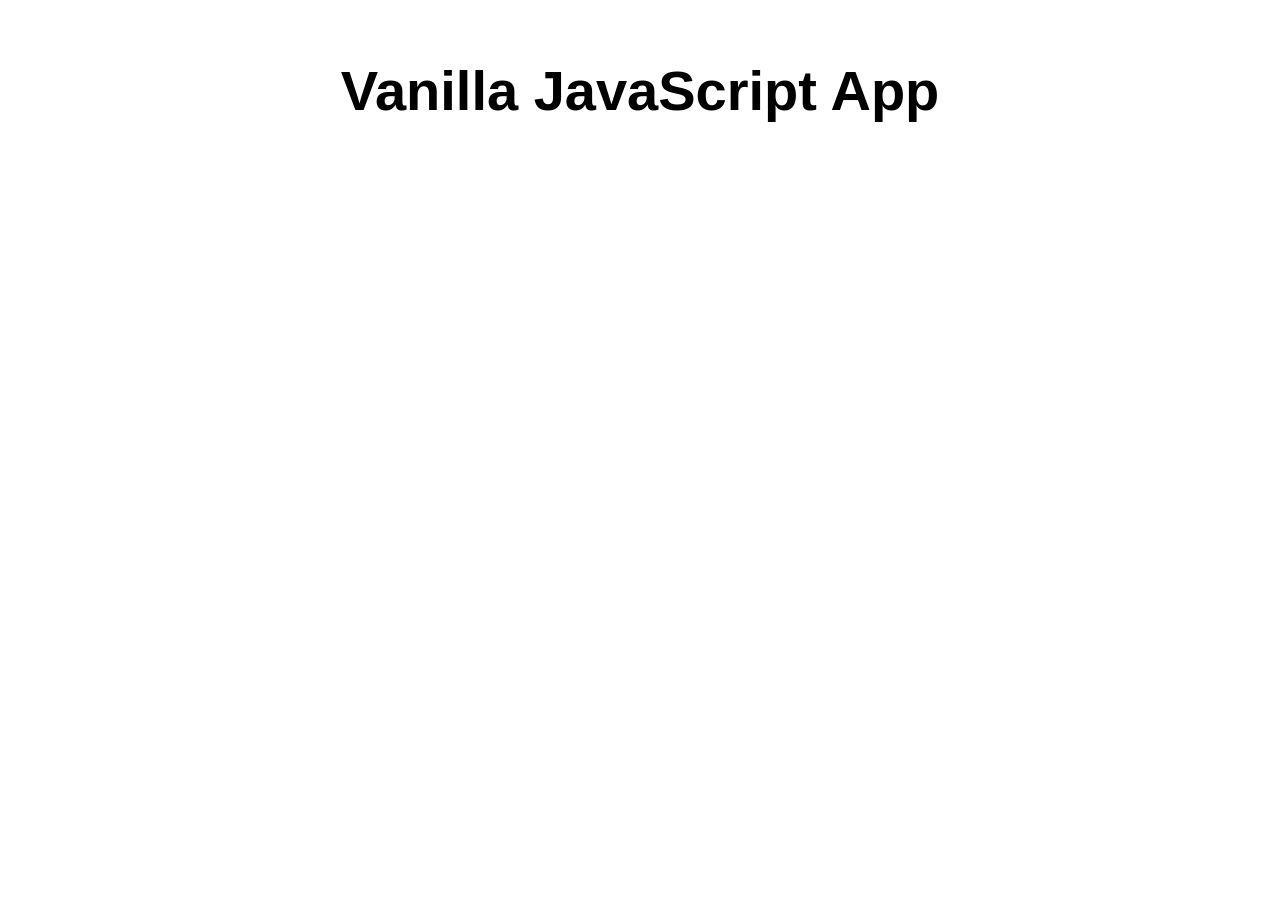
<file: src/index.html>
<!DOCTYPE html>
<html lang="en">

<head>
  <meta charset="UTF-8">
  <meta name="viewport" content="width=device-width, initial-scale=1.0">
  <link rel="stylesheet" href="styles.css">
  <title>Vanilla JavaScript App</title>
</head>

<body>
  <main>
    <h1>Vanilla JavaScript App</h1>
  </main>
</body>

</html>
</file>
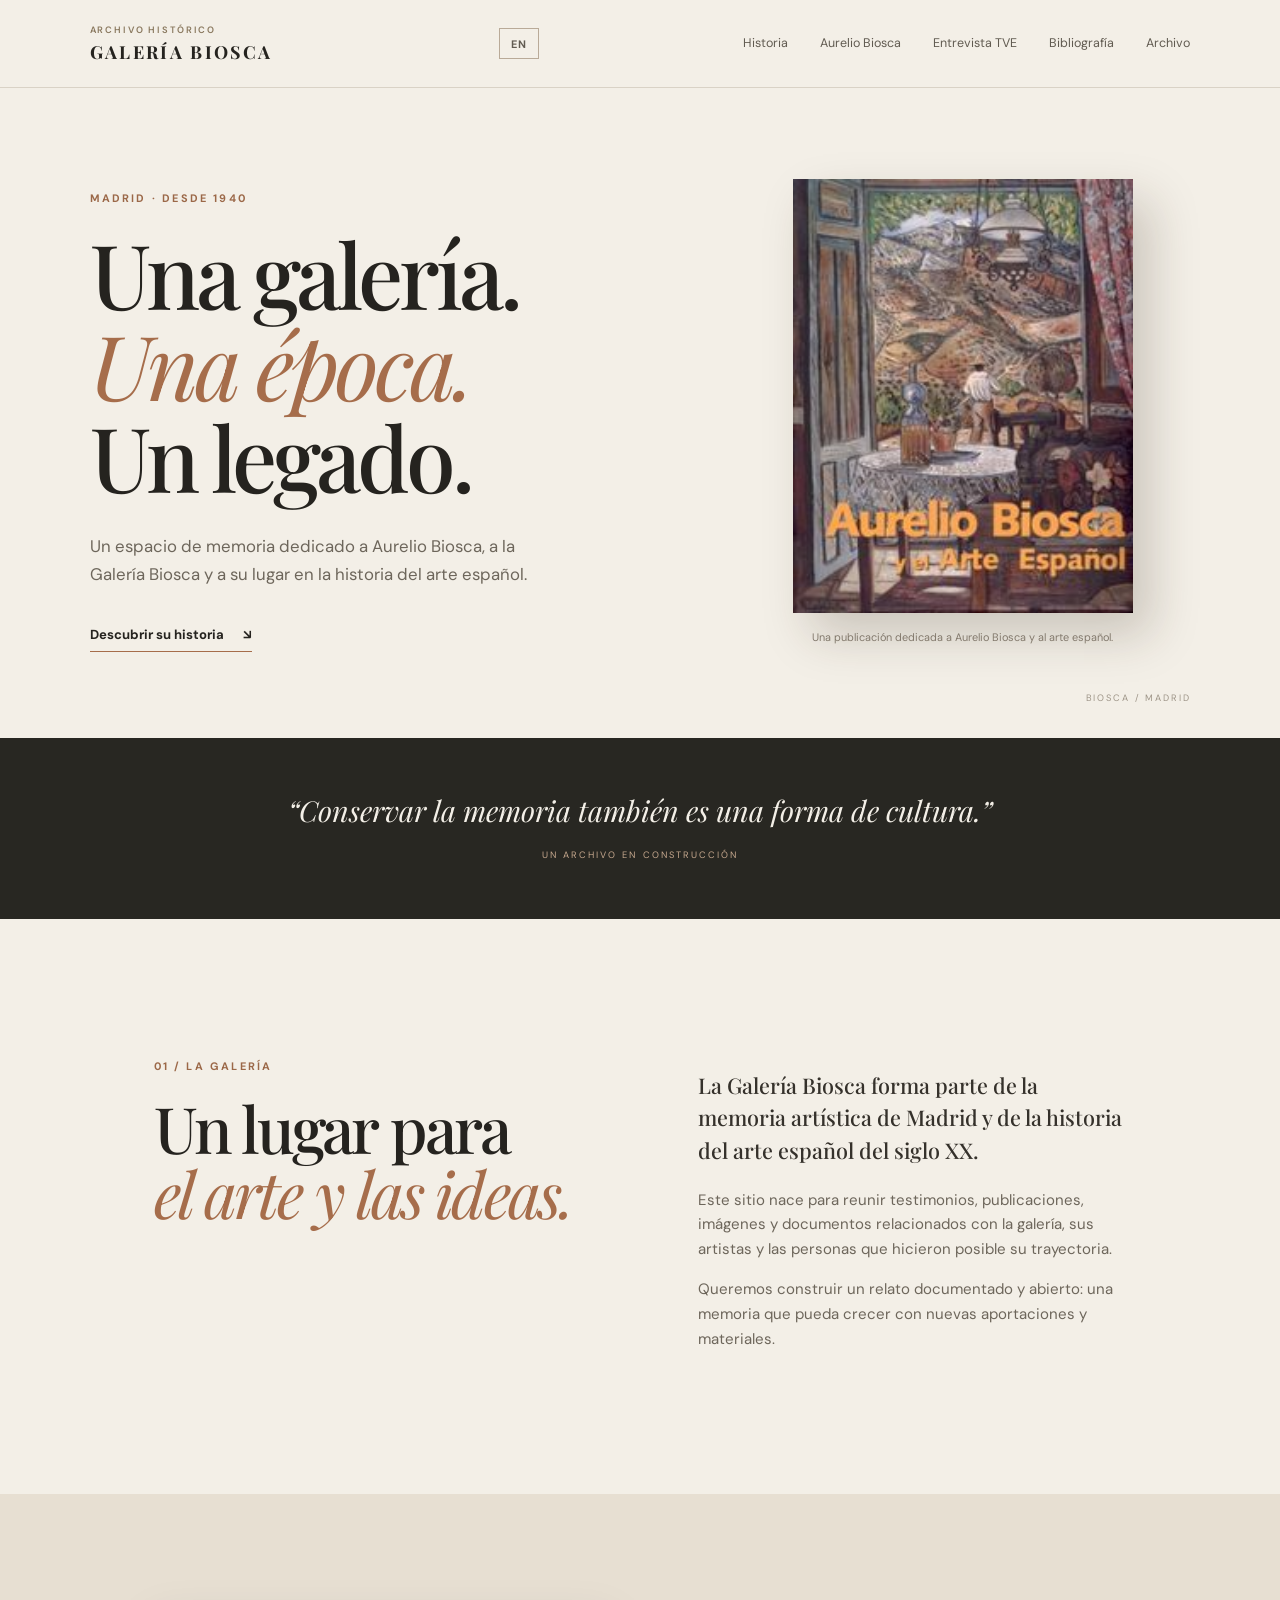
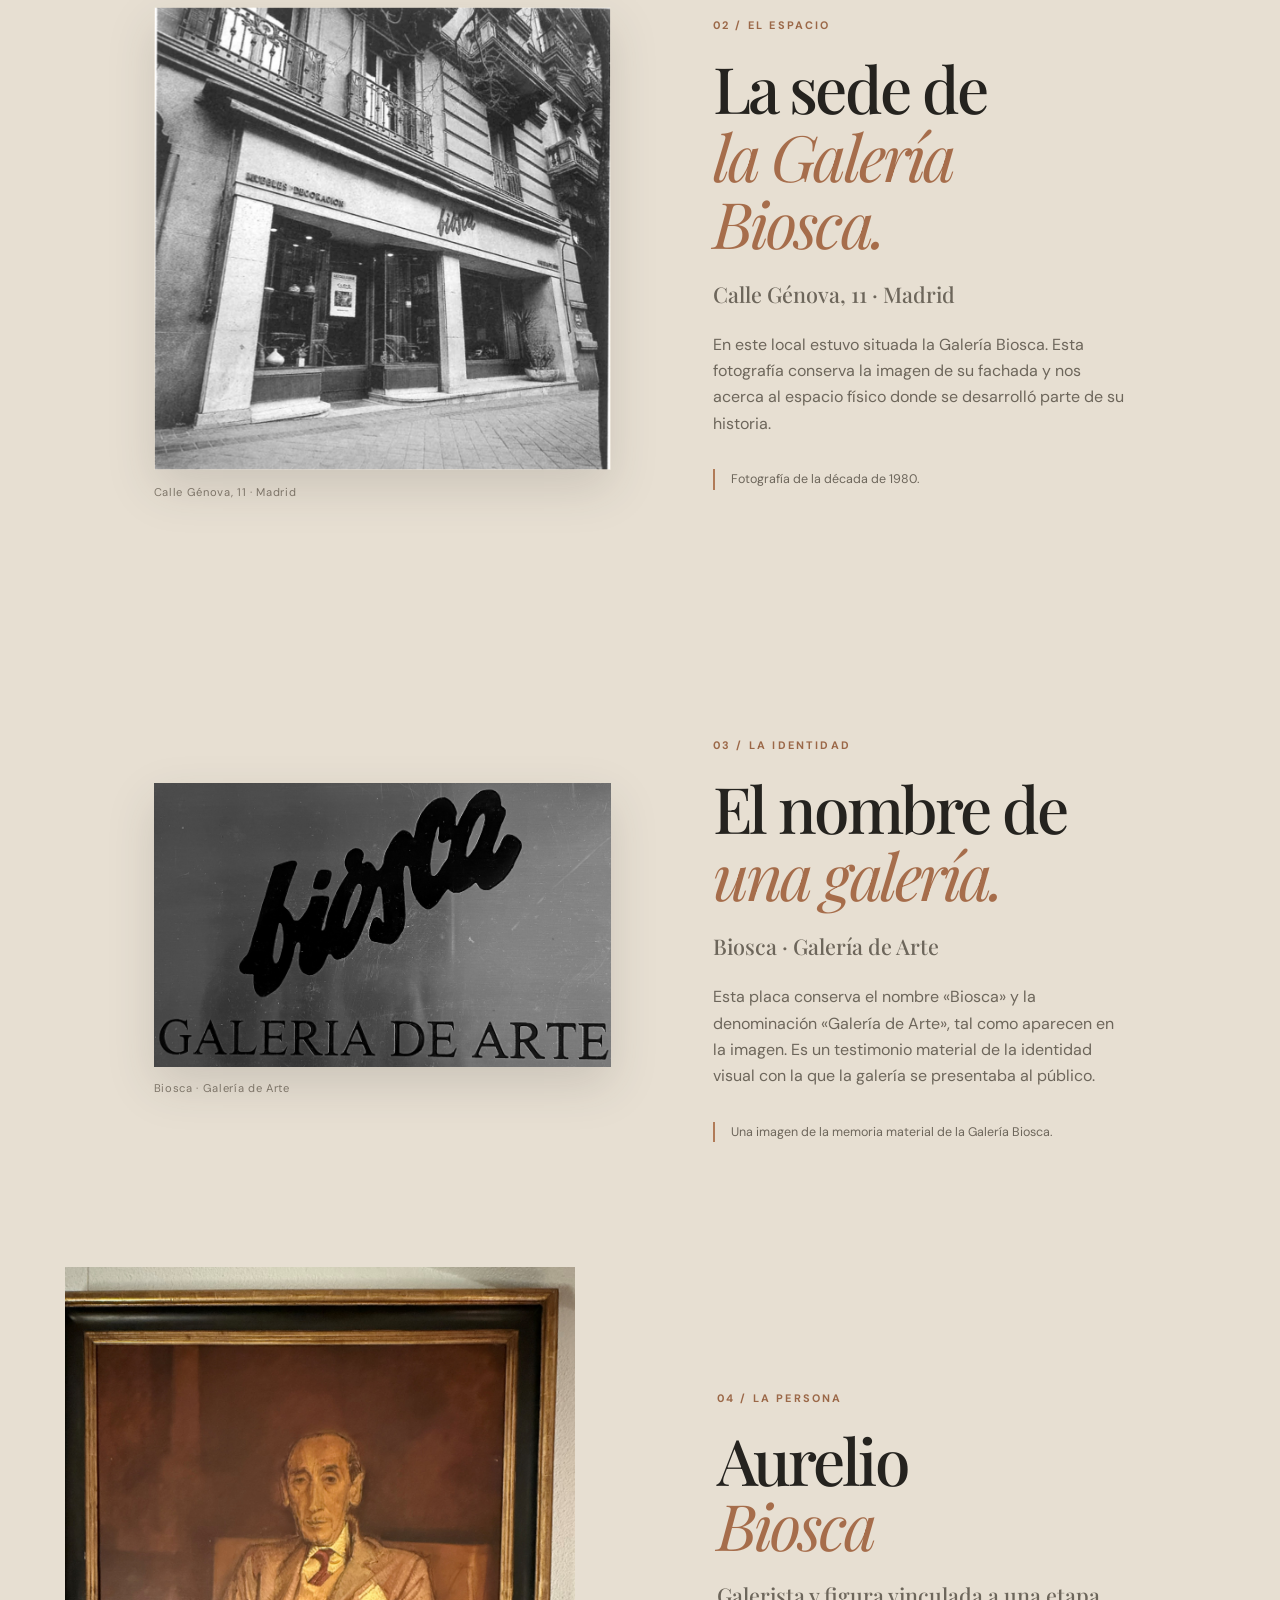
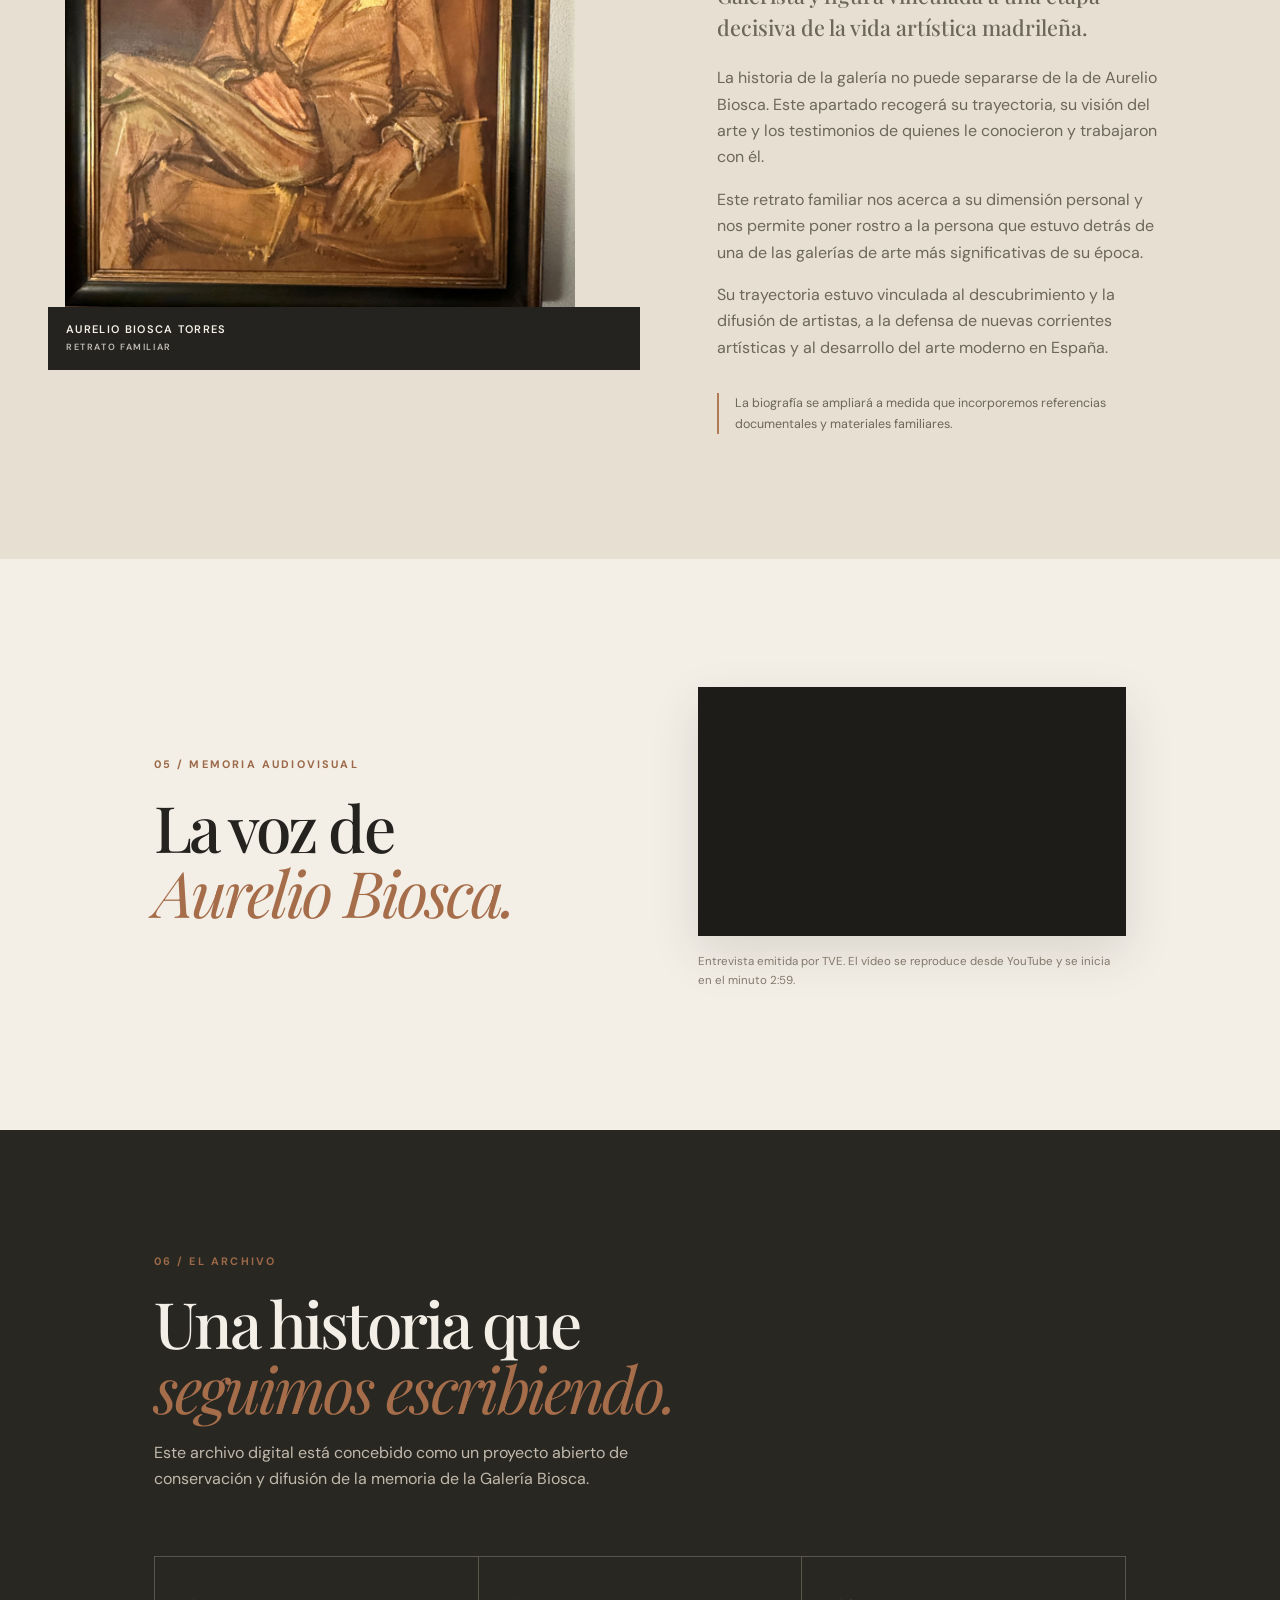
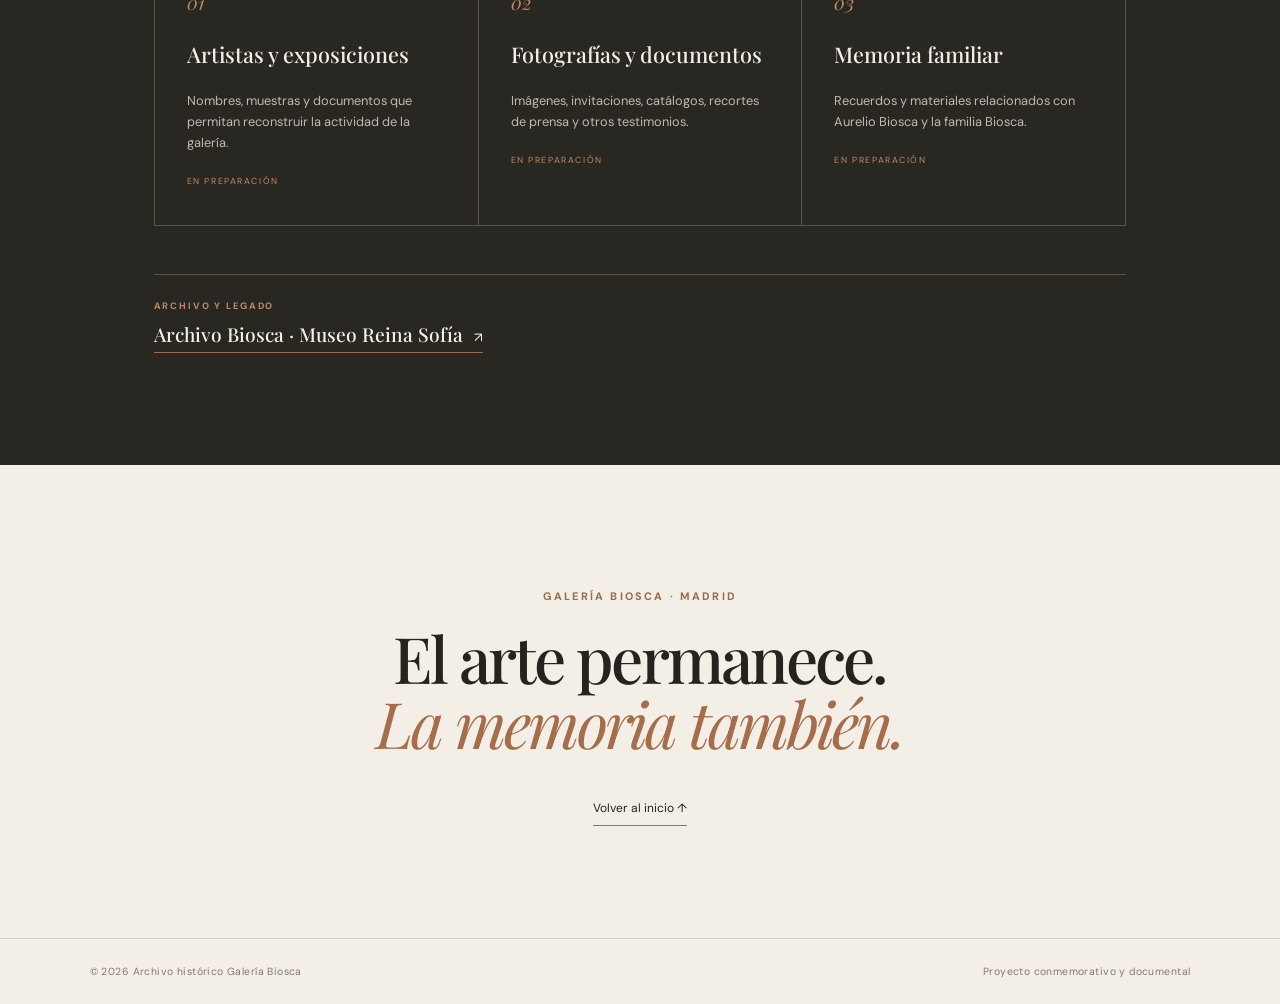
<file: src/src/index.html>
<!doctype html>
<html lang="es">
<head>
  <meta charset="utf-8">
  <meta name="viewport" content="width=device-width, initial-scale=1">
  <meta name="description" content="Un homenaje a Aurelio Biosca y a la historia de la Galería Biosca de Madrid. Archivo histórico, memoria familiar y entrevista de TVE.">
  <meta name="theme-color" content="#f3efe7">

  <title>Galería Biosca — Memoria de una galería de arte</title>

  <link rel="icon" href="assets/favicon.ico" sizes="any">
  <link rel="icon" type="image/png" sizes="32x32" href="assets/favicon-32.png">
  <link rel="icon" type="image/png" sizes="512x512" href="assets/favicon-512.png">
  <link rel="apple-touch-icon" href="assets/apple-touch-icon.png">

  <link rel="preconnect" href="https://fonts.googleapis.com">
  <link rel="preconnect" href="https://fonts.gstatic.com" crossorigin>
  <link href="https://fonts.googleapis.com/css2?family=DM+Sans:wght@400;500;600;700&family=Playfair+Display:wght@400;500;600;700&display=swap" rel="stylesheet">

  <link rel="stylesheet" href="styles.css">

  <style>
    /* Retrato de Aurelio Biosca */
    .aurelio-image {
      position: relative;
      overflow: hidden;
      background: transparent;
      min-height: 0;
      padding: 0;
    }

    .aurelio-portrait {
      display: block;
      width: 100%;
      height: auto;
      max-height: 680px;
      object-fit: contain;
      object-position: center;
    }

    .aurelio-image .image-caption {
      position: relative;
      padding: 14px 18px;
      background: #25231f;
      color: #f3efe7;
      font-family: "DM Sans", sans-serif;
      font-size: 11px;
      letter-spacing: .12em;
      line-height: 1.6;
    }

    .aurelio-image .image-caption span {
      font-size: 9px;
      letter-spacing: .18em;
      opacity: .75;
    }
  </style>
</head>

<body>
  <a class="skip-link" href="#contenido">Saltar al contenido</a>

  <header class="site-header">
    <a class="wordmark" href="#inicio" aria-label="Galería Biosca, inicio">
      <span class="wordmark-small">ARCHIVO HISTÓRICO</span>
      <span>GALERÍA BIOSCA</span>
    </a>

    <button class="menu-toggle" aria-label="Abrir menú" aria-expanded="false">☰</button>
    <button class="language-toggle" type="button" aria-label="Switch to English">EN</button>

    <nav class="main-nav" aria-label="Navegación principal">
      <a href="#historia">Historia</a>
      <a href="#aurelio">Aurelio Biosca</a>
      <a href="#entrevista">Entrevista TVE</a>
      <a href="bibliografia.html">Bibliografía</a>
      <a href="#archivo">Archivo</a>
    </nav>
  </header>

  <main id="contenido">

    <section class="hero" id="inicio">
      <div class="hero-copy">
        <p class="eyebrow">Madrid · Desde 1940</p>
        <h1>Una galería.<br><em>Una época.</em><br>Un legado.</h1>
        <p class="hero-intro">Un espacio de memoria dedicado a Aurelio Biosca, a la Galería Biosca y a su lugar en la historia del arte español.</p>
        <a class="text-link" href="#historia">Descubrir su historia <span aria-hidden="true">↘</span></a>
      </div>

      <figure class="book-cover">
        <img src="assets/portada-aurelio-biosca.jpg" alt="Portada del libro Aurelio Biosca y el Arte Español">
        <figcaption>Una publicación dedicada a Aurelio Biosca y al arte español.</figcaption>
      </figure>

      <div class="hero-index" aria-hidden="true">BIOSCA / MADRID</div>
    </section>

    <section class="intro-band">
      <p>“Conservar la memoria también es una forma de cultura.”</p>
      <span>UN ARCHIVO EN CONSTRUCCIÓN</span>
    </section>

    <section class="section history-section" id="historia">
      <div class="section-heading">
        <p class="eyebrow">01 / La galería</p>
        <h2>Un lugar para<br><em>el arte y las ideas.</em></h2>
      </div>

      <div class="section-body">
        <p class="lead">La Galería Biosca forma parte de la memoria artística de Madrid y de la historia del arte español del siglo XX.</p>
        <p>Este sitio nace para reunir testimonios, publicaciones, imágenes y documentos relacionados con la galería, sus artistas y las personas que hicieron posible su trayectoria.</p>
        <p>Queremos construir un relato documentado y abierto: una memoria que pueda crecer con nuevas aportaciones y materiales.</p>
      </div>
    </section>

    <section class="location-section" id="sede">
      <div class="location-photo">
        <img src="assets/galeria-genova-11.png" alt="Fotografía histórica de la fachada del local de la Galería Biosca en la calle Génova, 11, Madrid">
        <p class="location-caption">Calle Génova, 11 · Madrid</p>
      </div>

      <div class="location-copy">
        <p class="eyebrow">02 / El espacio</p>
        <h2>La sede de<br><em>la Galería Biosca.</em></h2>
        <p class="lead">Calle Génova, 11 · Madrid</p>
        <p>En este local estuvo situada la Galería Biosca. Esta fotografía conserva la imagen de su fachada y nos acerca al espacio físico donde se desarrolló parte de su historia.</p>
        <p class="note">Fotografía de la década de 1980.</p>
      </div>
    </section>

    <section class="location-section identity-section" id="identidad">
      <div class="location-photo identity-photo">
        <img src="assets/placa-galeria-biosca.jpg" alt="Placa con el nombre Biosca y la inscripción Galería de Arte">
        <p class="location-caption identity-caption">Biosca · Galería de Arte</p>
      </div>

      <div class="location-copy identity-copy">
        <p class="eyebrow">03 / La identidad</p>
        <h2>El nombre de<br><em>una galería.</em></h2>
        <p class="lead">Biosca · Galería de Arte</p>
        <p>Esta placa conserva el nombre «Biosca» y la denominación «Galería de Arte», tal como aparecen en la imagen. Es un testimonio material de la identidad visual con la que la galería se presentaba al público.</p>
        <p class="note">Una imagen de la memoria material de la Galería Biosca.</p>
      </div>
    </section>

    <section class="aurelio-section" id="aurelio">

      <div class="aurelio-image">
        <img
          class="aurelio-portrait"
          src="assets/retrato.jpg"
          alt="Retrato pictórico de Aurelio Biosca Torres"
          loading="lazy">

        <div class="image-caption">
          AURELIO BIOSCA TORRES<br>
          <span>RETRATO FAMILIAR</span>
        </div>
      </div>

      <div class="aurelio-copy">
        <p class="eyebrow">04 / La persona</p>
        <h2>Aurelio<br><em>Biosca</em></h2>

        <p class="lead">El hombre detrás de la Galería Biosca.</p>

        <p>Aurelio Biosca Torres fue una figura fundamental en la historia de la Galería Biosca y en la evolución de la vida artística madrileña del siglo XX.</p>

        <p>Este retrato familiar nos acerca a su dimensión personal y nos permite poner rostro a la persona que estuvo detrás de una de las galerías de arte más significativas de su época.</p>

        <p>Su trayectoria estuvo vinculada al descubrimiento y la difusión de artistas, a la defensa de nuevas corrientes artísticas y al desarrollo del arte moderno en España.</p>

        <p class="note">Un recuerdo familiar que forma parte de la memoria de la Galería Biosca.</p>
      </div>

    </section>

    <section class="section video-section" id="entrevista">
      <div class="section-heading">
        <p class="eyebrow">05 / Memoria audiovisual</p>
        <h2>La voz de<br><em>Aurelio Biosca.</em></h2>
      </div>

      <div class="video-content">
        <div class="video-frame">
          <iframe
            src="https://www.youtube-nocookie.com/embed/jmUISKl3VEo?start=179"
            title="Entrevista a Aurelio Biosca en TVE"
            loading="lazy"
            referrerpolicy="strict-origin-when-cross-origin"
            allow="accelerometer; autoplay; clipboard-write; encrypted-media; gyroscope; picture-in-picture; web-share"
            allowfullscreen>
          </iframe>
        </div>

        <p class="video-caption">Entrevista emitida por TVE. El vídeo se reproduce desde YouTube y se inicia en el minuto 2:59.</p>
      </div>
    </section>

    <section class="archive-section" id="archivo">
      <div class="archive-top">
        <p class="eyebrow">06 / El archivo</p>
        <h2>Una historia que<br><em>seguimos escribiendo.</em></h2>
        <p>Este archivo digital está concebido como un proyecto abierto de conservación y difusión de la memoria de la Galería Biosca.</p>
      </div>

      <div class="archive-grid">
        <article>
          <span>01</span>
          <h3>Artistas y exposiciones</h3>
          <p>Nombres, muestras y documentos que permitan reconstruir la actividad de la galería.</p>
          <small>EN PREPARACIÓN</small>
        </article>

        <article>
          <span>02</span>
          <h3>Fotografías y documentos</h3>
          <p>Imágenes, invitaciones, catálogos, recortes de prensa y otros testimonios.</p>
          <small>EN PREPARACIÓN</small>
        </article>

        <article>
          <span>03</span>
          <h3>Memoria familiar</h3>
          <p>Recuerdos y materiales relacionados con Aurelio Biosca y la familia Biosca.</p>
          <small>EN PREPARACIÓN</small>
        </article>
      </div>

      <div class="museum-link">
        <span class="museum-kicker">ARCHIVO Y LEGADO</span>
        <a class="museum-link-anchor" href="https://www.museoreinasofia.es/biblioteca/colecciones/archivos/archivo-biosca/" target="_blank" rel="noopener noreferrer">Archivo Biosca · Museo Reina Sofía <span aria-hidden="true">↗</span></a>
      </div>
    </section>

    <section class="closing">
      <p class="eyebrow">Galería Biosca · Madrid</p>
      <h2>El arte permanece.<br><em>La memoria también.</em></h2>
      <a href="#inicio" class="back-top">Volver al inicio ↑</a>
    </section>

  </main>

  <footer class="site-footer">
    <span>© <span id="year"></span> Archivo histórico Galería Biosca</span>
    <span>Proyecto conmemorativo y documental</span>
  </footer>

  <script src="js/main.js"></script>
</body>
</html>
</file>
<file: src/styles.css>
* {
  font-family: Arial, Helvetica, sans-serif;
}

html, body {
  margin: 0;
  border: 0;
  padding: 0;
  background-color: #fff;
}

main {
  margin: auto;
  width: 50%;
  padding: 20px;
}

main > h1 {
  text-align: center;
  font-size: 3.5em;
}
</file>
<file: src/src/styles.css>
*{box-sizing:border-box}html{scroll-behavior:smooth}body{margin:0;background:#f3efe7;color:#25231f;font-family:"DM Sans",Arial,sans-serif;line-height:1.65}a{color:inherit}.skip-link{position:absolute;left:-9999px}.skip-link:focus{left:1rem;top:1rem;background:#fff;padding:.7rem;z-index:20}.site-header{height:88px;padding:0 7vw;display:flex;align-items:center;justify-content:space-between;border-bottom:1px solid #d9d2c6;background:#f3efe7;position:sticky;top:0;z-index:10}.wordmark{text-decoration:none;display:flex;flex-direction:column;font-family:"Playfair Display",serif;font-size:1.12rem;letter-spacing:.13em;font-weight:700;line-height:1.2}.wordmark-small{font:600 .58rem "DM Sans",sans-serif;letter-spacing:.2em;color:#89785e;margin-bottom:5px}.main-nav{display:flex;gap:2rem}.main-nav a{text-decoration:none;font-size:.78rem;color:#615b51}.main-nav a:hover,.text-link:hover{color:#a65d35}.menu-toggle{display:none;border:0;background:none;font-size:1.5rem}.hero{min-height:650px;padding:7vw;display:grid;grid-template-columns:1.1fr .9fr;gap:7vw;align-items:center;position:relative;overflow:hidden}.hero-copy{max-width:620px}.eyebrow{font-size:.68rem;letter-spacing:.2em;text-transform:uppercase;color:#9b6848;font-weight:700}.hero h1,.section h2,.aurelio-copy h2,.archive-top h2,.closing h2{font:500 clamp(3.3rem,7vw,6.5rem)/1.02 "Playfair Display",serif;letter-spacing:-.045em;margin:1.2rem 0}.hero h1 em,.section h2 em,.aurelio-copy h2 em,.archive-top h2 em,.closing h2 em{font-weight:400;color:#a66d4b}.hero-intro{font-size:1.05rem;color:#6d665b;max-width:480px;margin:2rem 0}.text-link{font-size:.82rem;text-decoration:none;border-bottom:1px solid #a66d4b;padding-bottom:.55rem;font-weight:700}.text-link span{padding-left:1rem}.book-cover{margin:0;justify-self:center;width:min(340px,80%);text-align:center}.book-cover img{display:block;width:100%;height:auto;max-height:475px;object-fit:contain;box-shadow:18px 22px 45px #33271935}.book-cover figcaption{font-size:.68rem;color:#82796c;margin-top:1rem}.hero-index{position:absolute;right:7vw;bottom:2rem;font-size:.58rem;letter-spacing:.2em;color:#9d9487}.intro-band{background:#282722;color:#f3efe7;text-align:center;padding:3.3rem 1rem}.intro-band p{font:italic 1.8rem "Playfair Display",serif;margin:0 0 .7rem}.intro-band span{font-size:.58rem;letter-spacing:.22em;color:#c6a88e}.section{padding:8rem 12vw;display:grid;grid-template-columns:1fr 1fr;gap:9vw}.section h2,.aurelio-copy h2,.archive-top h2{font-size:clamp(3rem,5vw,5rem)}.section-body{align-self:center;max-width:540px;color:#6d665b;font-size:.94rem}.lead{font:500 1.35rem/1.5 "Playfair Display",serif;color:#35312b}.aurelio-section{background:#e7dfd2;display:grid;grid-template-columns:1fr 1fr;min-height:600px}.aurelio-image{min-height:600px;background:linear-gradient(0deg,#191713a8,#19171300 55%),url("assets/portada-aurelio-biosca.jpg") center 42%/cover no-repeat;position:relative}.image-caption{position:absolute;bottom:2.5rem;left:3rem;color:#fff;font:600 1.2rem "Playfair Display",serif;letter-spacing:.08em}.image-caption span{font-size:.65rem;letter-spacing:.2em}.aurelio-copy{padding:7rem 9vw 7rem 6vw;align-self:center}.aurelio-copy p:not(.eyebrow){color:#6d665b}.note{font-size:.78rem;border-left:2px solid #b17b58;padding-left:1rem;margin-top:2rem}.video-section{align-items:center}.video-content{align-self:center}.video-frame{aspect-ratio:16/9;background:#1d1c19;box-shadow:0 18px 45px #33271920}.video-frame iframe{width:100%;height:100%;border:0}.video-caption{font-size:.72rem;color:#82796c;margin-top:1rem}.archive-section{background:#282722;color:#f3efe7;padding:7rem 12vw}.archive-top{max-width:720px}.archive-top h2{font-size:clamp(3rem,5vw,5rem)}.archive-top>p:last-child{max-width:570px;color:#c2b9ac}.archive-grid{display:grid;grid-template-columns:repeat(3,1fr);gap:1px;background:#5a554b;margin-top:4rem;border:1px solid #5a554b}.archive-grid article{background:#282722;padding:2rem;min-height:245px}.archive-grid article>span{font:italic 1.2rem "Playfair Display",serif;color:#c08a65}.archive-grid h3{font:500 1.35rem "Playfair Display",serif}.archive-grid p{font-size:.8rem;color:#c2b9ac}.archive-grid small{font-size:.55rem;letter-spacing:.18em;color:#c08a65}.closing{text-align:center;padding:7rem 1rem}.closing h2{font-size:clamp(2.8rem,5vw,5rem)}.back-top{display:inline-block;margin-top:1.5rem;text-decoration:none;font-size:.75rem;border-bottom:1px solid #a66d4b;padding-bottom:.4rem}.site-footer{border-top:1px solid #d9d2c6;padding:1.5rem 7vw;display:flex;justify-content:space-between;gap:1rem;color:#82796c;font-size:.65rem;letter-spacing:.04em}
@media(max-width:760px){.site-header{height:72px;padding:0 6vw}.menu-toggle{display:block}.main-nav{display:none;position:absolute;top:72px;left:0;right:0;background:#f3efe7;padding:1.2rem 6vw 1.6rem;flex-direction:column;gap:1rem;border-bottom:1px solid #d9d2c6}.main-nav.open{display:flex}.hero{padding:5rem 7vw 5.5rem;grid-template-columns:1fr;gap:3rem;min-height:auto}.hero h1{font-size:4rem}.book-cover{width:min(270px,75%)}.hero-index{bottom:1rem}.intro-band p{font-size:1.35rem}.section{padding:5rem 8vw;grid-template-columns:1fr;gap:1.5rem}.aurelio-section{grid-template-columns:1fr}.aurelio-image{min-height:440px}.aurelio-copy{padding:4rem 8vw}.video-section{gap:2rem}.archive-section{padding:5rem 8vw}.archive-grid{grid-template-columns:1fr}.archive-grid article{min-height:auto}.site-footer{flex-direction:column;gap:.4rem}.section h2,.aurelio-copy h2{font-size:3.5rem}}

.language-toggle{border:1px solid #b9aa98;background:transparent;color:#615b51;padding:.48rem .7rem;font:700 .68rem "DM Sans",sans-serif;letter-spacing:.08em;cursor:pointer;margin-left:1.4rem}.language-toggle:hover{background:#282722;color:#f3efe7;border-color:#282722}@media(max-width:760px){.language-toggle{margin-left:auto;margin-right:1rem}.site-header{justify-content:flex-start}.wordmark{margin-right:auto}}

.museum-link{margin-top:3rem;padding-top:1.5rem;border-top:1px solid #5a554b;display:flex;flex-direction:column;gap:.45rem}.museum-link>span{font-size:.58rem;letter-spacing:.2em;color:#c08a65;font-weight:700}.museum-link a{width:fit-content;color:#f3efe7;text-decoration:none;font:500 1.2rem "Playfair Display",serif;border-bottom:1px solid #a66d4b;padding-bottom:.3rem}.museum-link a:hover{color:#d8b18f}.museum-link a span{font:normal .85rem "DM Sans",sans-serif;padding-left:.4rem}


.location-section{display:grid;grid-template-columns:1.05fr .95fr;gap:8vw;align-items:center;padding:7rem 12vw;background:#e7dfd2}
.location-photo{margin:0;position:relative}
.location-photo img{display:block;width:100%;height:auto;max-height:620px;object-fit:contain;filter:grayscale(100%);box-shadow:0 18px 45px #33271925}
.location-caption{font-size:.7rem;color:#82796c;margin:.8rem 0 0;letter-spacing:.06em}
.location-copy{max-width:540px}
.location-copy h2{font:500 clamp(3rem,5vw,5rem)/1.05 "Playfair Display",serif;letter-spacing:-.045em;margin:1.2rem 0}
.location-copy h2 em{font-weight:400;color:#a66d4b}
.location-copy .lead{font:500 1.35rem/1.5 "Playfair Display",serif;color:#35312b}
.location-copy p:not(.eyebrow){color:#6d665b}
@media(max-width:760px){.location-section{grid-template-columns:1fr;gap:2rem;padding:5rem 8vw}.location-copy h2{font-size:3.5rem}}
</file>
